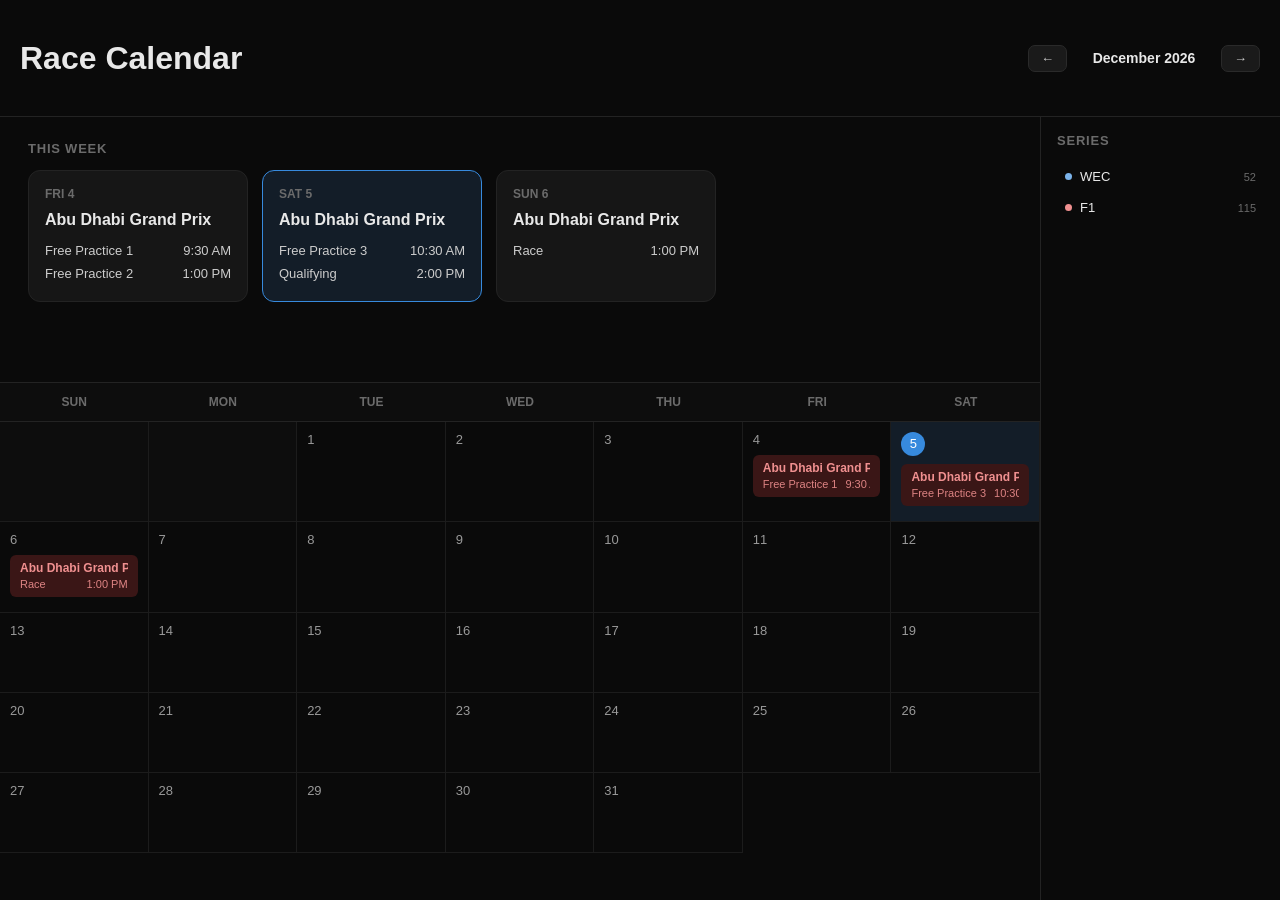
<file: docs/index.html>
<!doctype html>
<html lang="en">
  <head>
    <meta charset="UTF-8" />
    <meta name="viewport" content="width=device-width, initial-scale=1.0" />
    <link rel="stylesheet" href="style.css" />
    <title>Race Calendar</title>
  </head>
  <body>
    <div class="app">
      <header class="topbar">
        <div class="topbar-title">Race Calendar</div>
        <div class="topbar-nav">
          <button id="prev-btn">←</button>
          <div class="month-title" id="month-title"></div>
          <button id="next-btn">→</button>
        </div>
      </header>

      <section class="this-week">
        <div class="section-label">This Week</div>
        <div class="this-week-cards" id="this-week-cards"></div>
      </section>

      <section class="calendar-section">
        <div class="weekdays" id="weekdays"></div>
        <div class="grid" id="calendar-grid"></div>
      </section>

      <aside class="sidebar">
        <div class="section-label">Series</div>
        <div id="series-list"></div>
      </aside>
    </div>

    <script src="script.js"></script>
  </body>
</html>
</file>
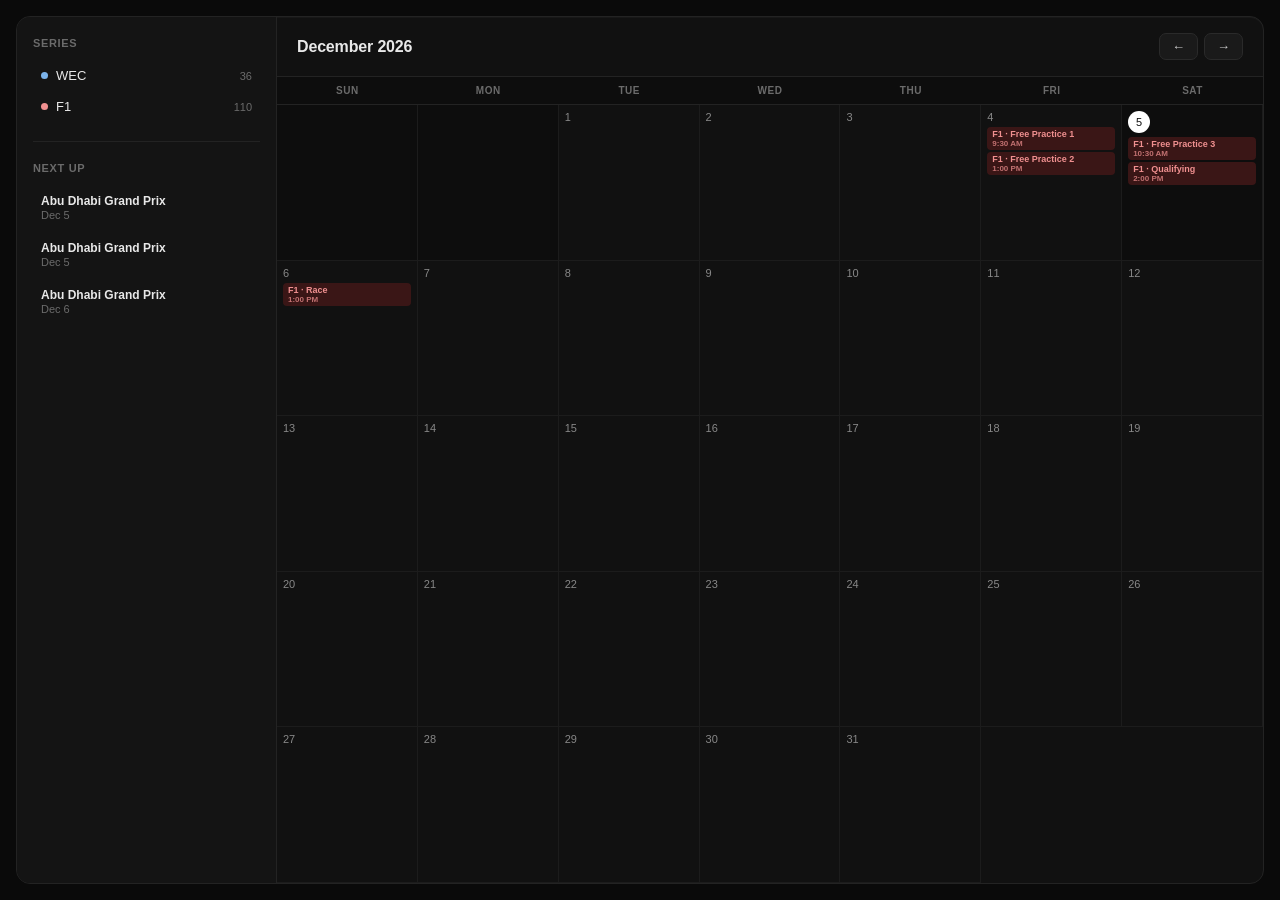
<file: Website/index.html>
<!doctype html>
<html lang="en">
  <head>
    <meta charset="UTF-8" />
    <meta name="viewport" content="width=device-width, initial-scale=1.0" />
    <link rel="stylesheet" href="style.css" />
    <title>Race Calendar</title>
  </head>
  <body>
    <div class="app">
      <div class="sidebar">
        <div class="sidebar-title">Series</div>
        <div id="series-list"></div>

        <div class="divider"></div>

        <div class="sidebar-title">Next up</div>
        <div id="upcoming-list"></div>
      </div>

      <div class="main">
        <div class="main-header">
          <div class="month-title" id="month-title">Loading...</div>
          <div class="nav-btns">
            <button id="prev-btn">←</button>
            <button id="next-btn">→</button>
          </div>
        </div>

        <div class="weekdays" id="weekdays"></div>
        <div class="grid" id="calendar-grid"></div>
      </div>
    </div>

    <script src="script.js"></script>
  </body>
</html>
</file>
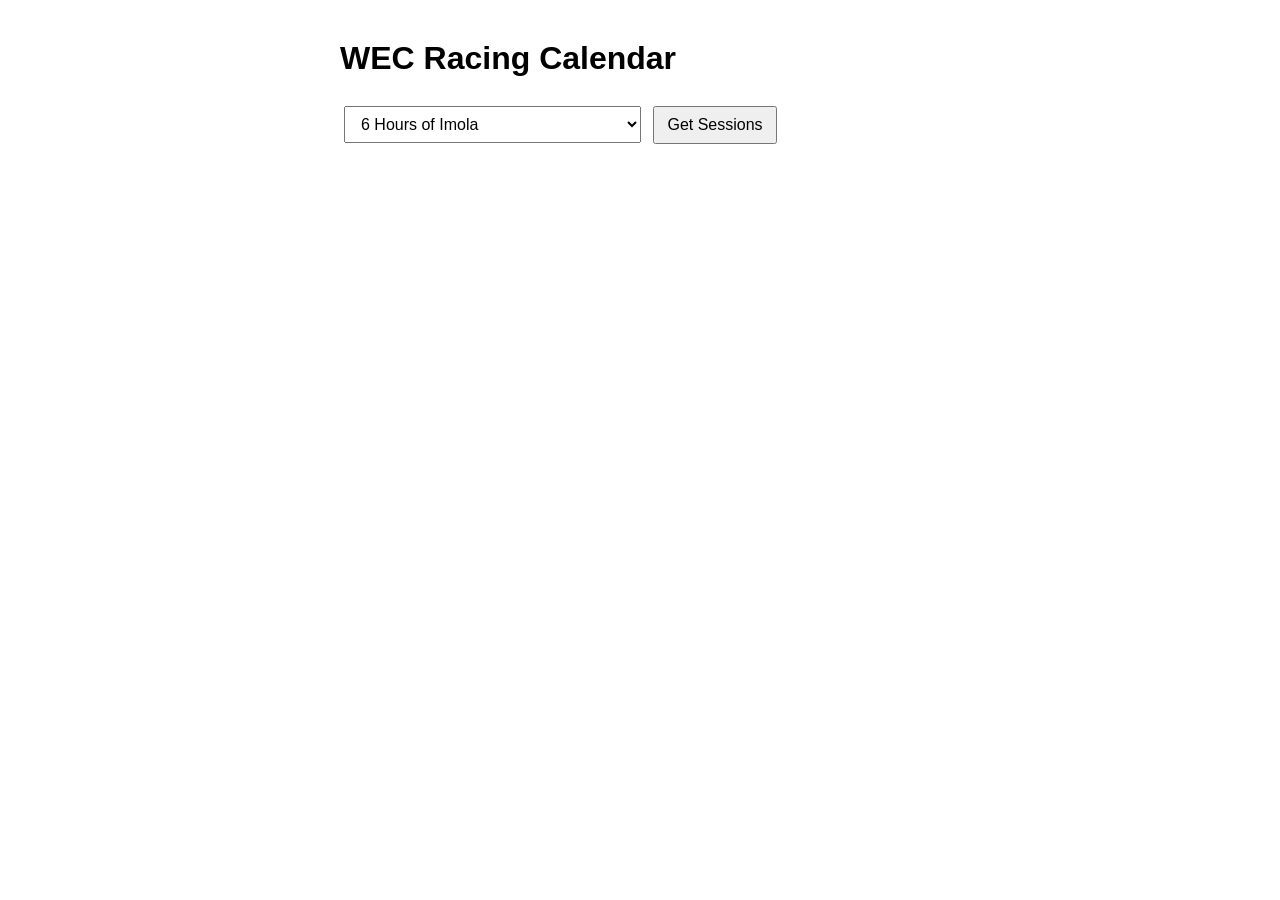
<file: template.html>
<!doctype html>
<html lang="en">
  <head>
    <meta charset="UTF-8" />
    <title>Racing Calendar</title>
    <style>
      body {
        font-family: sans-serif;
        max-width: 600px;
        margin: 40px auto;
        padding: 0 20px;
      }
      select,
      button {
        padding: 8px 12px;
        margin: 8px 4px;
        font-size: 1rem;
      }
      table {
        width: 100%;
        border-collapse: collapse;
        margin-top: 20px;
      }
      td,
      th {
        border: 1px solid #ccc;
        padding: 8px 12px;
        text-align: left;
      }
      .day-header {
        background-color: #f0f0f0;
        font-weight: bold;
      }
      #status {
        color: grey;
        margin-top: 10px;
      }
      #error {
        color: red;
      }
    </style>
  </head>
  <body>
    <h1>WEC Racing Calendar</h1>

    <select id="race-select">
      <option value="imola">6 Hours of Imola</option>
      <option value="spa">6 Hours of Spa-Francorchamps</option>
      <option value="le_mans">24 Hours of Le Mans</option>
      <option value="brazil">Rolex 6 Hours of São Paulo</option>
      <option value="cota">Lone Star Le Mans</option>
      <option value="fuji">6 Hours of Fuji</option>
      <option value="qatar">Qatar 1812km</option>
      <option value="bahrain">Bapco Energies 8 Hours of Bahrain</option>
    </select>

    <button onclick="fetchSessions()">Get Sessions</button>

    <p id="status"></p>
    <p id="error"></p>

    <table id="results" style="display: none">
      <thead>
        <tr>
          <th>Session</th>
          <th>Time</th>
        </tr>
      </thead>
      <tbody id="results-body"></tbody>
    </table>

    <script>
      async function fetchSessions() {
        const race = document.getElementById("race-select").value;
        document.getElementById("status").textContent =
          "Loading... (this takes ~10 seconds)";
        document.getElementById("error").textContent = "";
        document.getElementById("results").style.display = "none";

        const response = await fetch("http://localhost:5000/scrape", {
          method: "POST",
          headers: { "Content-Type": "application/json" },
          body: JSON.stringify({ race }),
        });

        const data = await response.json();
        document.getElementById("status").textContent = "";

        if (data.error) {
          document.getElementById("error").textContent = "Error: " + data.error;
          return;
        }

        const tbody = document.getElementById("results-body");
        tbody.innerHTML = "";

        for (const [day, sessions] of Object.entries(data.schedule)) {
          tbody.innerHTML += `<tr class="day-header"><td colspan="2">${day}</td></tr>`;
          for (const [session, time] of Object.entries(sessions)) {
            tbody.innerHTML += `<tr><td>&nbsp;&nbsp;&nbsp;${session}</td><td>${time}</td></tr>`;
          }
        }

        document.getElementById("results").style.display = "table";
      }
    </script>
  </body>
</html>
</file>
<file: docs/style.css>
* {
    box-sizing: border-box;
    margin: 0;
    padding: 0;
}

html, body {
    background: #0a0a0a;
    color: #e8e8e8;
    font-family: -apple-system, BlinkMacSystemFont, "Segoe UI", sans-serif;
    -webkit-font-smoothing: antialiased;
}

.app {
    display: grid;
    grid-template-columns: 1fr 240px;
    grid-template-areas:
        "topbar topbar"
        "week sidebar"
        "calendar sidebar";
    min-height: 100vh;
}

/* ===== TOP BAR ===== */
.topbar {
    grid-area: topbar;
    display: flex;
    align-items: center;
    justify-content: space-between;
    padding: 16px 20px;
    border-bottom: 1px solid #232323;
}

.topbar-title {
    font-size: 32px;
    font-weight: 600;
}

.topbar-nav {
    display: flex;
    align-items: center;
    gap: 12px;
}

.month-title {
    font-size: 14px;
    font-weight: 600;
    min-width: 130px;
    text-align: center;
}

.topbar-nav button {
    background: #1a1a1a;
    border: 1px solid #2a2a2a;
    border-radius: 7px;
    padding: 5px 12px;
    font-size: 13px;
    color: #ccc;
    cursor: pointer;
}

.topbar-nav button:hover {
    background: #232323;
}

/* ===== THIS WEEK ===== */
.this-week {
    grid-area: week;
    padding: 24px 28px 28px;
    border-bottom: 1px solid #232323;
}

.section-label {
    font-size: 13px;
    font-weight: 600;
    color: #6b6b6b;
    text-transform: uppercase;
    letter-spacing: 0.06em;
    margin-bottom: 14px;
}

.this-week-cards {
    display: flex;
    gap: 14px;
    overflow-x: auto;
    padding-bottom: 4px;
}

.week-card {
    flex: 0 0 220px;
    background: #161616;
    border: 1px solid #232323;
    border-radius: 12px;
    padding: 16px;
}

.week-card.today {
    border-color: #378ADD;
    background: #131d28;
}

.week-day-label {
    font-size: 12px;
    font-weight: 600;
    color: #6b6b6b;
    text-transform: uppercase;
    margin-bottom: 10px;
}

.week-race-name {
    font-size: 16px;
    font-weight: 700;
    margin-bottom: 10px;
}

.week-session-line {
    font-size: 13px;
    color: #ccc;
    display: flex;
    justify-content: space-between;
    padding: 4px 0;
}

.week-card-empty {
    flex: 0 0 160px;
    display: flex;
    align-items: center;
    justify-content: center;
    color: #555;
    font-size: 13px;
    border: 1px dashed #232323;
    border-radius: 12px;
    padding: 16px;
}

/* ===== CALENDAR ===== */
.calendar-section {
    grid-area: calendar;
    overflow: visible;
}

.weekdays {
    display: grid;
    grid-template-columns: repeat(7, 1fr);
    border-bottom: 1px solid #232323;
    background: #0d0d0d;
}

.weekday {
    padding: 12px 0;
    text-align: center;
    font-size: 12px;
    font-weight: 600;
    color: #6b6b6b;
    text-transform: uppercase;
}

.grid {
    display: grid;
    grid-template-columns: repeat(7, 1fr);
    grid-auto-rows: minmax(80px, auto);
}

.cell {
    padding: 10px;
    border-right: 1px solid #1c1c1c;
    border-bottom: 1px solid #1c1c1c;
    min-width: 0;
    transition: background 0.15s ease;
    cursor: pointer;
}

.cell:hover {
    background: #161616;
}

.cell.empty {
    background: #0d0d0d;
    cursor: default;
}

.cell.empty:hover {
    background: #0d0d0d;
}

.cell.today {
    background: #131d28;
}

.cell.today:hover {
    background: #182636;
}

.day-num {
    font-size: 13px;
    color: #999;
    margin-bottom: 8px;
}

.day-num.today {
    background: #378ADD;
    color: #fff;
    width: 24px;
    height: 24px;
    border-radius: 50%;
    display: flex;
    align-items: center;
    justify-content: center;
}

.race-block {
    border-radius: 6px;
    padding: 6px 10px;
    margin-bottom: 5px;
    cursor: pointer;
    overflow: hidden;
    transition: opacity 0.15s ease;
}

.race-block:hover {
    opacity: 0.85;
}

.race-block-name {
    font-size: 12px;
    font-weight: 700;
    white-space: nowrap;
    overflow: hidden;
    text-overflow: ellipsis;
    display: flex;
    justify-content: space-between;
    align-items: center;
    gap: 6px;
}

.race-block-name::after {
    content: "more ▾";
    font-size: 9px;
    font-weight: 500;
    opacity: 0.7;
    flex-shrink: 0;
}

.race-block-sessions {
    max-height: 16px;
    overflow: hidden;
    transition: max-height 0.2s ease;
}

.race-block-sessions.expanded {
    max-height: 200px;
}

.race-block-session-row {
    font-size: 11px;
    opacity: 0.9;
    display: flex;
    justify-content: space-between;
    gap: 8px;
    padding: 3px 0;
    white-space: nowrap;
}

.race-wec { background: #16283c; color: #7bb3ea; }
.race-f1 { background: #3a1616; color: #f09090; }

/* ===== SIDEBAR ===== */
.sidebar {
    grid-area: sidebar;
    border-left: 1px solid #232323;
    padding: 16px;
}

.series-item {
    display: flex;
    align-items: center;
    gap: 8px;
    padding: 7px 8px;
    border-radius: 7px;
    margin-bottom: 2px;
}

.dot {
    width: 7px;
    height: 7px;
    border-radius: 50%;
}

.series-name {
    font-size: 13px;
    font-weight: 500;
}

.series-count {
    font-size: 11px;
    color: #6b6b6b;
    margin-left: auto;
}

/* ===== MOBILE ===== */
@media (max-width: 700px) {
    .app {
        grid-template-columns: 1fr;
        grid-template-areas:
            "topbar"
            "week"
            "calendar"
            "sidebar";
    }

    .topbar {
        padding: 14px 16px;
    }

    .topbar-title {
        font-size: 14px;
    }

    .month-title {
        font-size: 13px;
        min-width: 90px;
    }

    .topbar-nav button {
        padding: 4px 9px;
        font-size: 12px;
    }

    .this-week {
        padding: 16px 16px 20px;
    }

    .week-card {
        flex: 0 0 200px;
        padding: 14px;
    }

    .sidebar {
        border-left: none;
        border-top: 1px solid #232323;
    }

    /* ---- Calendar grid: this is the main fix ---- */

    .weekday {
        padding: 8px 0;
        font-size: 10px;
    }

    .grid {
        grid-auto-rows: minmax(56px, auto);
    }

    .cell {
        padding: 4px;
    }

    .day-num {
        font-size: 10px;
        margin-bottom: 3px;
    }

    .day-num.today {
        width: 18px;
        height: 18px;
        font-size: 10px;
    }

    .race-block {
        padding: 3px 4px;
        margin-bottom: 3px;
    }

    /* Hide race name on mobile — show time + session instead */
    .race-block-name {
        display: none;
    }

    .race-block-name::after {
        content: none;
    }

    .race-block-sessions {
        max-height: none;
        overflow: visible;
    }

    .race-block-session-row {
        flex-direction: row-reverse;
        justify-content: flex-end;
        gap: 4px;
        font-size: 9px;
        white-space: nowrap;
        overflow: hidden;
    }

    .race-block-session-row span:first-child {
        overflow: hidden;
        text-overflow: ellipsis;
        white-space: nowrap;
        flex: 1;
    }

    .race-block-session-row span:last-child {
        font-weight: 700;
        flex-shrink: 0;
        color: inherit;
        opacity: 1;
    }
}
</file>
<file: Website/style.css>
/* ===== RESET & BASE ===== */
* {
    box-sizing: border-box;
    margin: 0;
    padding: 0;
}

html, body {
    height: 100%;
}

body {
    font-family: -apple-system, BlinkMacSystemFont, "Segoe UI", sans-serif;
    background: #0a0a0a;
    color: #e8e8e8;
    padding: 16px;
    -webkit-font-smoothing: antialiased;
    min-height: 100vh;
    display: flex;
    flex-direction: column;
}

.app {
    display: grid;
    grid-template-columns: 260px 1fr;
    border: 1px solid #232323;
    border-radius: 14px;
    overflow: hidden;
    width: 100%;
    flex: 1;
    background: #111;
    box-shadow: 0 1px 0 rgba(255, 255, 255, 0.03) inset;
}

.main {
    display: flex;
    flex-direction: column;
}

.grid {
    display: grid;
    grid-template-columns: repeat(7, 1fr);
    grid-template-rows: repeat(5, 1fr);
    flex: 1;
}

/* ===== SIDEBAR ===== */
.sidebar {
    border-right: 1px solid #232323;
    background: #141414;
    padding: 20px 16px;
}

.sidebar-title {
    font-size: 11px;
    font-weight: 600;
    color: #6b6b6b;
    text-transform: uppercase;
    letter-spacing: 0.06em;
    margin-bottom: 12px;
}

.divider {
    height: 1px;
    background: #232323;
    margin: 20px 0;
}

.series-item {
    display: flex;
    align-items: center;
    gap: 8px;
    padding: 7px 8px;
    border-radius: 7px;
    margin-bottom: 2px;
    cursor: pointer;
    transition: background 0.15s ease;
}

.series-item:hover {
    background: #1d1d1d;
}

.dot {
    width: 7px;
    height: 7px;
    border-radius: 50%;
    flex-shrink: 0;
}

.series-name {
    font-size: 13px;
    font-weight: 500;
}

.series-count {
    font-size: 11px;
    color: #6b6b6b;
    margin-left: auto;
}

.mini-event {
    padding: 8px;
    border-radius: 8px;
    margin-bottom: 4px;
    cursor: pointer;
    transition: background 0.15s ease;
}

.mini-event:hover {
    background: #1d1d1d;
}

.mini-name {
    font-size: 12px;
    font-weight: 600;
    margin-bottom: 1px;
}

.mini-date {
    font-size: 11px;
    color: #6b6b6b;
}

/* ===== MAIN CALENDAR AREA ===== */
.main-header {
    display: flex;
    align-items: center;
    justify-content: space-between;
    padding: 16px 20px;
    border-bottom: 1px solid #232323;
}

.month-title {
    font-size: 16px;
    font-weight: 600;
    letter-spacing: -0.01em;
}

.nav-btns {
    display: flex;
    gap: 6px;
}

.nav-btns button {
    background: #1a1a1a;
    border: 1px solid #2a2a2a;
    border-radius: 7px;
    padding: 5px 12px;
    font-size: 13px;
    color: #ccc;
    cursor: pointer;
    transition: background 0.15s ease, border-color 0.15s ease;
}

.nav-btns button:hover {
    background: #232323;
    border-color: #333;
}

.nav-btns button:active {
    transform: scale(0.97);
}

.weekdays {
    display: grid;
    grid-template-columns: repeat(7, 1fr);
    border-bottom: 1px solid #232323;
    background: #0d0d0d;
}

.weekday {
    padding: 8px 0;
    text-align: center;
    font-size: 10px;
    font-weight: 600;
    color: #6b6b6b;
    text-transform: uppercase;
    letter-spacing: 0.05em;
}


.cell {
    min-height: 0;
    padding: 6px;
    border-right: 1px solid #1c1c1c;
    border-bottom: 1px solid #1c1c1c;
    transition: background 0.15s ease;
}

.cell:hover {
    background: #141414;
}

.cell.empty {
    background: #0d0d0d;
}

.cell.empty:hover {
    background: #0d0d0d;
}

.cell.today {
    background: #0d0d0d;
}

.day-num {
    font-size: 11px;
    color: #888;
    margin-bottom: 4px;
    font-weight: 500;
}

.day-num.today {
    background: #ffffff;
    color: #0d0d0d;
    width: 22px;
    height: 22px;
    border-radius: 50%;
    display: flex;
    align-items: center;
    justify-content: center;
}

.event {
    font-size: 9px;
    font-weight: 600;
    padding: 2px 5px;
    border-radius: 4px;
    margin-bottom: 2px;
    white-space: nowrap;
    overflow: hidden;
    text-overflow: ellipsis;
    cursor: pointer;
    transition: opacity 0.15s ease;
}

.event-time {
    font-size: 8px;
    opacity: 0.75;
    display: block;
}

.event:hover {
    opacity: 0.8;
}

.event-wec {
    background: #16283c;
    color: #7bb3ea;
}

.event-f1 {
    background: #3a1616;
    color: #f09090;
}

/* ===== RESPONSIVE: MOBILE ===== */
@media (max-width: 700px) {
    body {
        padding: 8px;
    }

    .app {
        grid-template-columns: 1fr;
        max-width: 100%;
        border-radius: 10px;
    }

    .sidebar {
        border-right: none;
        border-bottom: 1px solid #232323;
        padding: 14px;
    }

    .main-header {
        padding: 12px 14px;
    }

    .month-title {
        font-size: 14px;
    }

    .cell {
        min-height: 56px;
        padding: 4px;
    }

    .day-num {
        font-size: 10px;
    }

    .event {
        font-size: 8px;
        padding: 1px 3px;
    }

    .weekday {
        font-size: 9px;
    }
}
</file>
